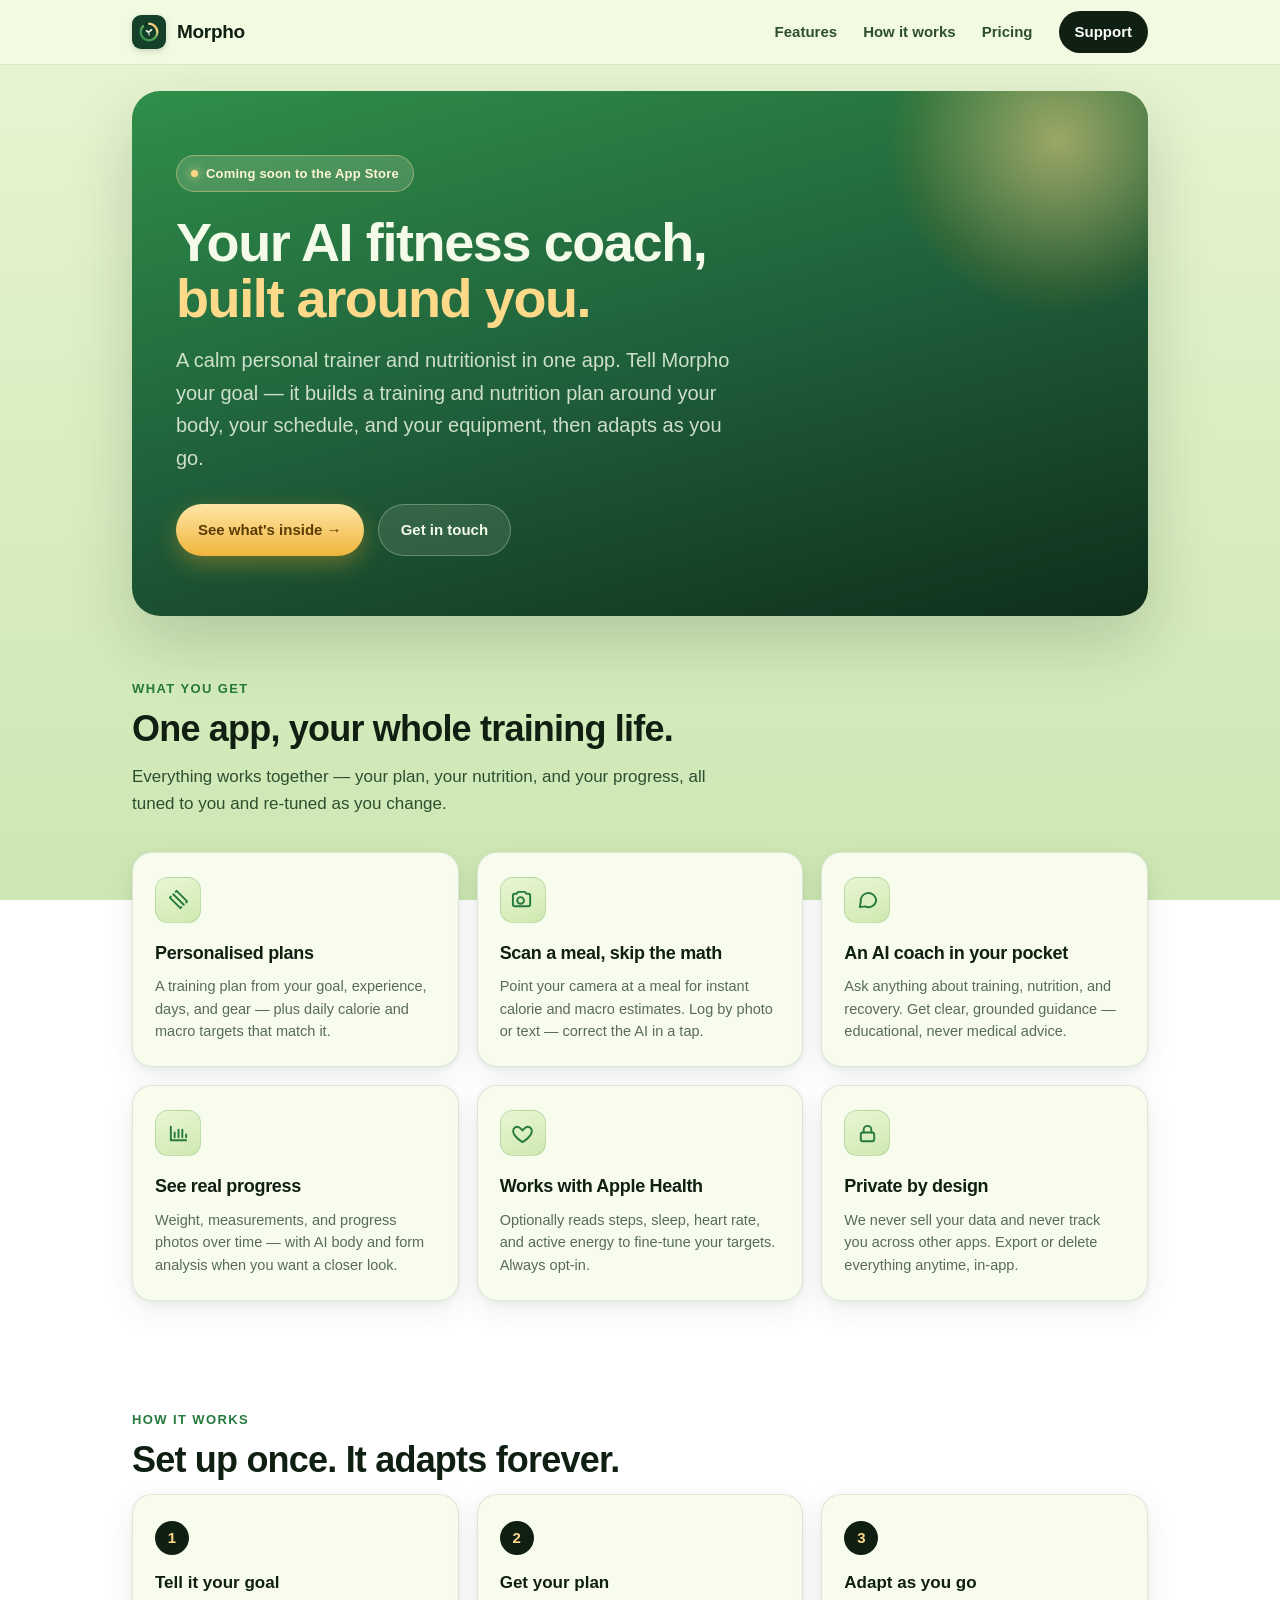
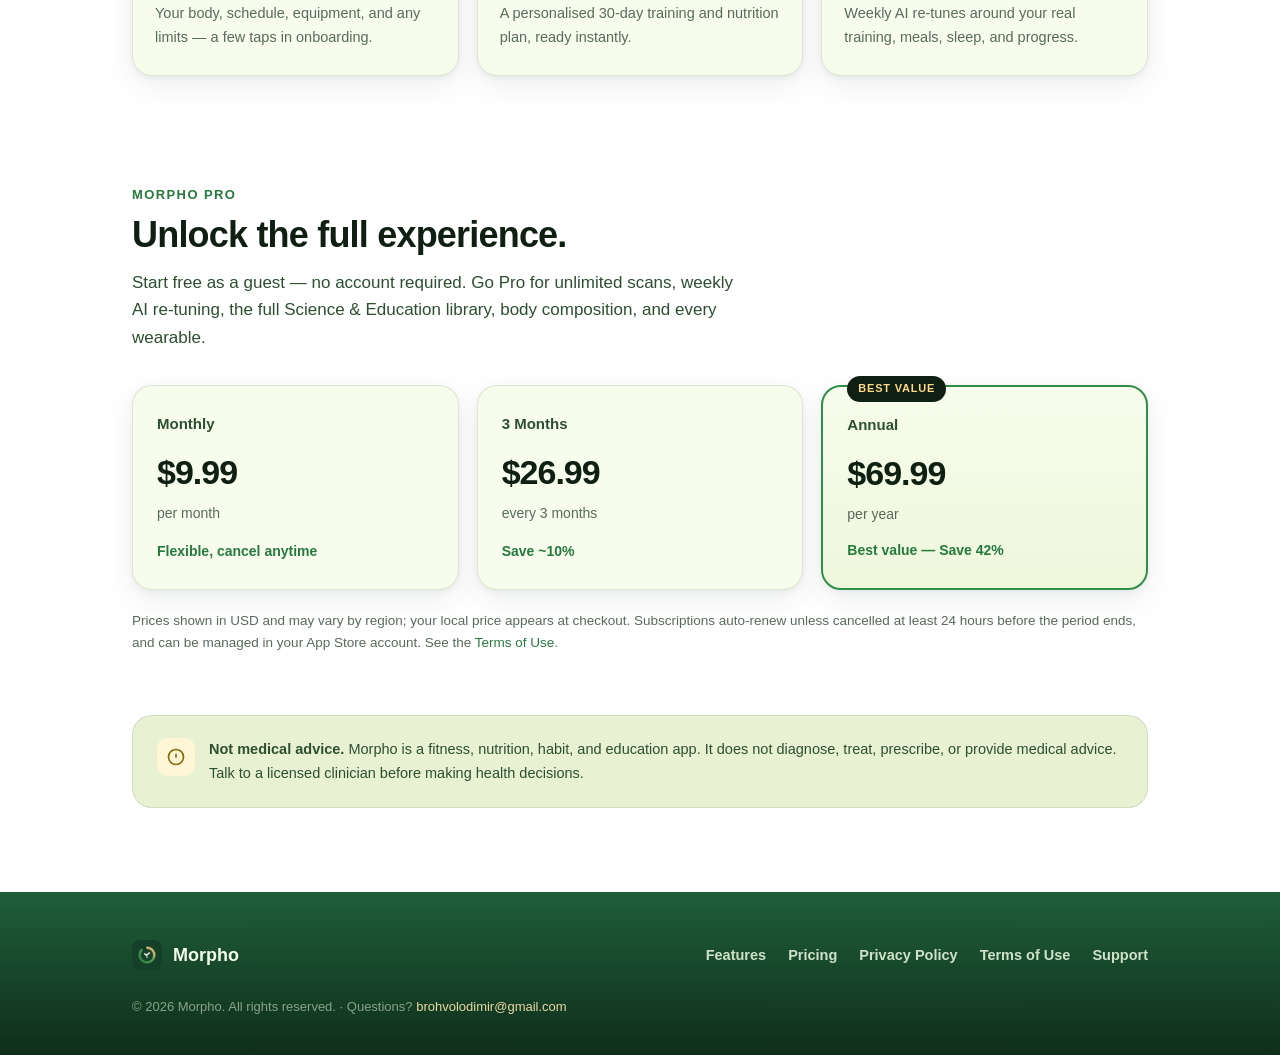
<file: index.html>
<!DOCTYPE html>
<html lang="en">
<head>
<meta charset="utf-8" />
<meta name="viewport" content="width=device-width, initial-scale=1" />
<title>Morpho — Your AI Fitness Coach</title>
<meta name="description" content="Morpho is an AI fitness coach — a calm personal trainer and nutritionist in one app. Personalised training and nutrition plans that adapt as you go." />
<meta property="og:title" content="Morpho — Your AI Fitness Coach" />
<meta property="og:description" content="A calm personal trainer and nutritionist in one app. Tell it your goal — it builds a plan around your body, schedule, and equipment." />
<link rel="icon" href="icon.png" />
<link rel="stylesheet" href="styles.css" />
</head>
<body>

<header class="nav">
  <div class="wrap nav-inner">
    <a class="brand" href="./"><img src="icon.png" alt="Morpho" /> Morpho</a>
    <nav class="nav-links">
      <a href="#features">Features</a>
      <a href="#how">How it works</a>
      <a href="#pricing">Pricing</a>
      <a class="nav-cta" href="mailto:brohvolodimir@gmail.com">Support</a>
    </nav>
  </div>
</header>

<div class="wrap">
  <!-- HERO -->
  <div class="hero">
    <div class="hero-in">
      <span class="badge"><span class="dot"></span> Coming soon to the App Store</span>
      <h1>Your AI fitness coach,<br><span class="accent">built around you.</span></h1>
      <p class="sub">A calm personal trainer and nutritionist in one app. Tell Morpho your goal — it builds a training and nutrition plan around your body, your schedule, and your equipment, then adapts as you go.</p>
      <div class="hero-cta">
        <a class="btn btn-gold" href="#pricing">See what's inside →</a>
        <a class="btn btn-ghost" href="mailto:brohvolodimir@gmail.com">Get in touch</a>
      </div>
    </div>
  </div>

  <!-- FEATURES -->
  <section id="features">
    <div class="eyebrow">What you get</div>
    <h2 class="sec">One app, your whole training life.</h2>
    <p class="lead">Everything works together — your plan, your nutrition, and your progress, all tuned to you and re-tuned as you change.</p>
    <div class="grid">
      <div class="card">
        <div class="ic"><svg viewBox="0 0 24 24"><path d="M6.5 6.5l11 11M4 9l-1 1 11 11 1-1M20 15l1-1L10 3 9 4"/></svg></div>
        <h3>Personalised plans</h3>
        <p>A training plan from your goal, experience, days, and gear — plus daily calorie and macro targets that match it.</p>
      </div>
      <div class="card">
        <div class="ic"><svg viewBox="0 0 24 24"><path d="M2 8a2 2 0 0 1 2-2h2l1.5-2h7L16 6h2a2 2 0 0 1 2 2v9a2 2 0 0 1-2 2H4a2 2 0 0 1-2-2z"/><circle cx="10" cy="13" r="3.5"/></svg></div>
        <h3>Scan a meal, skip the math</h3>
        <p>Point your camera at a meal for instant calorie and macro estimates. Log by photo or text — correct the AI in a tap.</p>
      </div>
      <div class="card">
        <div class="ic"><svg viewBox="0 0 24 24"><path d="M21 12a8 8 0 0 1-11.5 7.2L4 20l.9-5.3A8 8 0 1 1 21 12z"/></svg></div>
        <h3>An AI coach in your pocket</h3>
        <p>Ask anything about training, nutrition, and recovery. Get clear, grounded guidance — educational, never medical advice.</p>
      </div>
      <div class="card">
        <div class="ic"><svg viewBox="0 0 24 24"><path d="M4 19V5M4 19h16M8 16v-5M12 16V8M16 16v-8M20 16v-3"/></svg></div>
        <h3>See real progress</h3>
        <p>Weight, measurements, and progress photos over time — with AI body and form analysis when you want a closer look.</p>
      </div>
      <div class="card">
        <div class="ic"><svg viewBox="0 0 24 24"><path d="M12 21s-7-4.4-9.2-9C1.3 8.6 3 5 6.3 5 8.3 5 9.7 6.2 12 8.8 14.3 6.2 15.7 5 17.7 5 21 5 22.7 8.6 21.2 12 19 16.6 12 21 12 21z"/></svg></div>
        <h3>Works with Apple Health</h3>
        <p>Optionally reads steps, sleep, heart rate, and active energy to fine-tune your targets. Always opt-in.</p>
      </div>
      <div class="card">
        <div class="ic"><svg viewBox="0 0 24 24"><rect x="5" y="11" width="14" height="9" rx="2"/><path d="M8 11V8a4 4 0 0 1 8 0v3"/></svg></div>
        <h3>Private by design</h3>
        <p>We never sell your data and never track you across other apps. Export or delete everything anytime, in-app.</p>
      </div>
    </div>
  </section>

  <!-- HOW IT WORKS -->
  <section id="how">
    <div class="eyebrow">How it works</div>
    <h2 class="sec">Set up once. It adapts forever.</h2>
    <div class="steps">
      <div class="step"><div class="n">1</div><h3>Tell it your goal</h3><p>Your body, schedule, equipment, and any limits — a few taps in onboarding.</p></div>
      <div class="step"><div class="n">2</div><h3>Get your plan</h3><p>A personalised 30-day training and nutrition plan, ready instantly.</p></div>
      <div class="step"><div class="n">3</div><h3>Adapt as you go</h3><p>Weekly AI re-tunes around your real training, meals, sleep, and progress.</p></div>
    </div>
  </section>

  <!-- PRICING -->
  <section id="pricing">
    <div class="eyebrow">Morpho Pro</div>
    <h2 class="sec">Unlock the full experience.</h2>
    <p class="lead">Start free as a guest — no account required. Go Pro for unlimited scans, weekly AI re-tuning, the full Science &amp; Education library, body composition, and every wearable.</p>
    <div class="prices">
      <div class="price"><div class="name">Monthly</div><div class="amt">$9.99</div><div class="per">per month</div><div class="save">Flexible, cancel anytime</div></div>
      <div class="price"><div class="name">3 Months</div><div class="amt">$26.99</div><div class="per">every 3 months</div><div class="save">Save ~10%</div></div>
      <div class="price best"><div class="name">Annual</div><div class="amt">$69.99</div><div class="per">per year</div><div class="save">Best value — Save 42%</div></div>
    </div>
    <p class="note">Prices shown in USD and may vary by region; your local price appears at checkout. Subscriptions auto-renew unless cancelled at least 24 hours before the period ends, and can be managed in your App Store account. See the <a href="terms.html">Terms of Use</a>.</p>
  </section>

  <!-- DISCLAIMER -->
  <section style="padding-top:8px">
    <div class="band">
      <div class="ic2"><svg viewBox="0 0 24 24"><circle cx="12" cy="12" r="9"/><path d="M12 8v5M12 16h.01"/></svg></div>
      <p><strong>Not medical advice.</strong> Morpho is a fitness, nutrition, habit, and education app. It does not diagnose, treat, prescribe, or provide medical advice. Talk to a licensed clinician before making health decisions.</p>
    </div>
  </section>
</div>

<footer>
  <div class="wrap">
    <div class="foot">
      <div class="b"><img src="icon.png" alt="Morpho" /> Morpho</div>
      <div class="foot-links">
        <a href="#features">Features</a>
        <a href="#pricing">Pricing</a>
        <a href="privacy.html">Privacy Policy</a>
        <a href="terms.html">Terms of Use</a>
        <a href="mailto:brohvolodimir@gmail.com">Support</a>
      </div>
    </div>
    <div class="copy">© 2026 Morpho. All rights reserved. &middot; Questions? <a href="mailto:brohvolodimir@gmail.com" style="color:#E9D9A8">brohvolodimir@gmail.com</a></div>
  </div>
</footer>

</body>
</html>
</file>
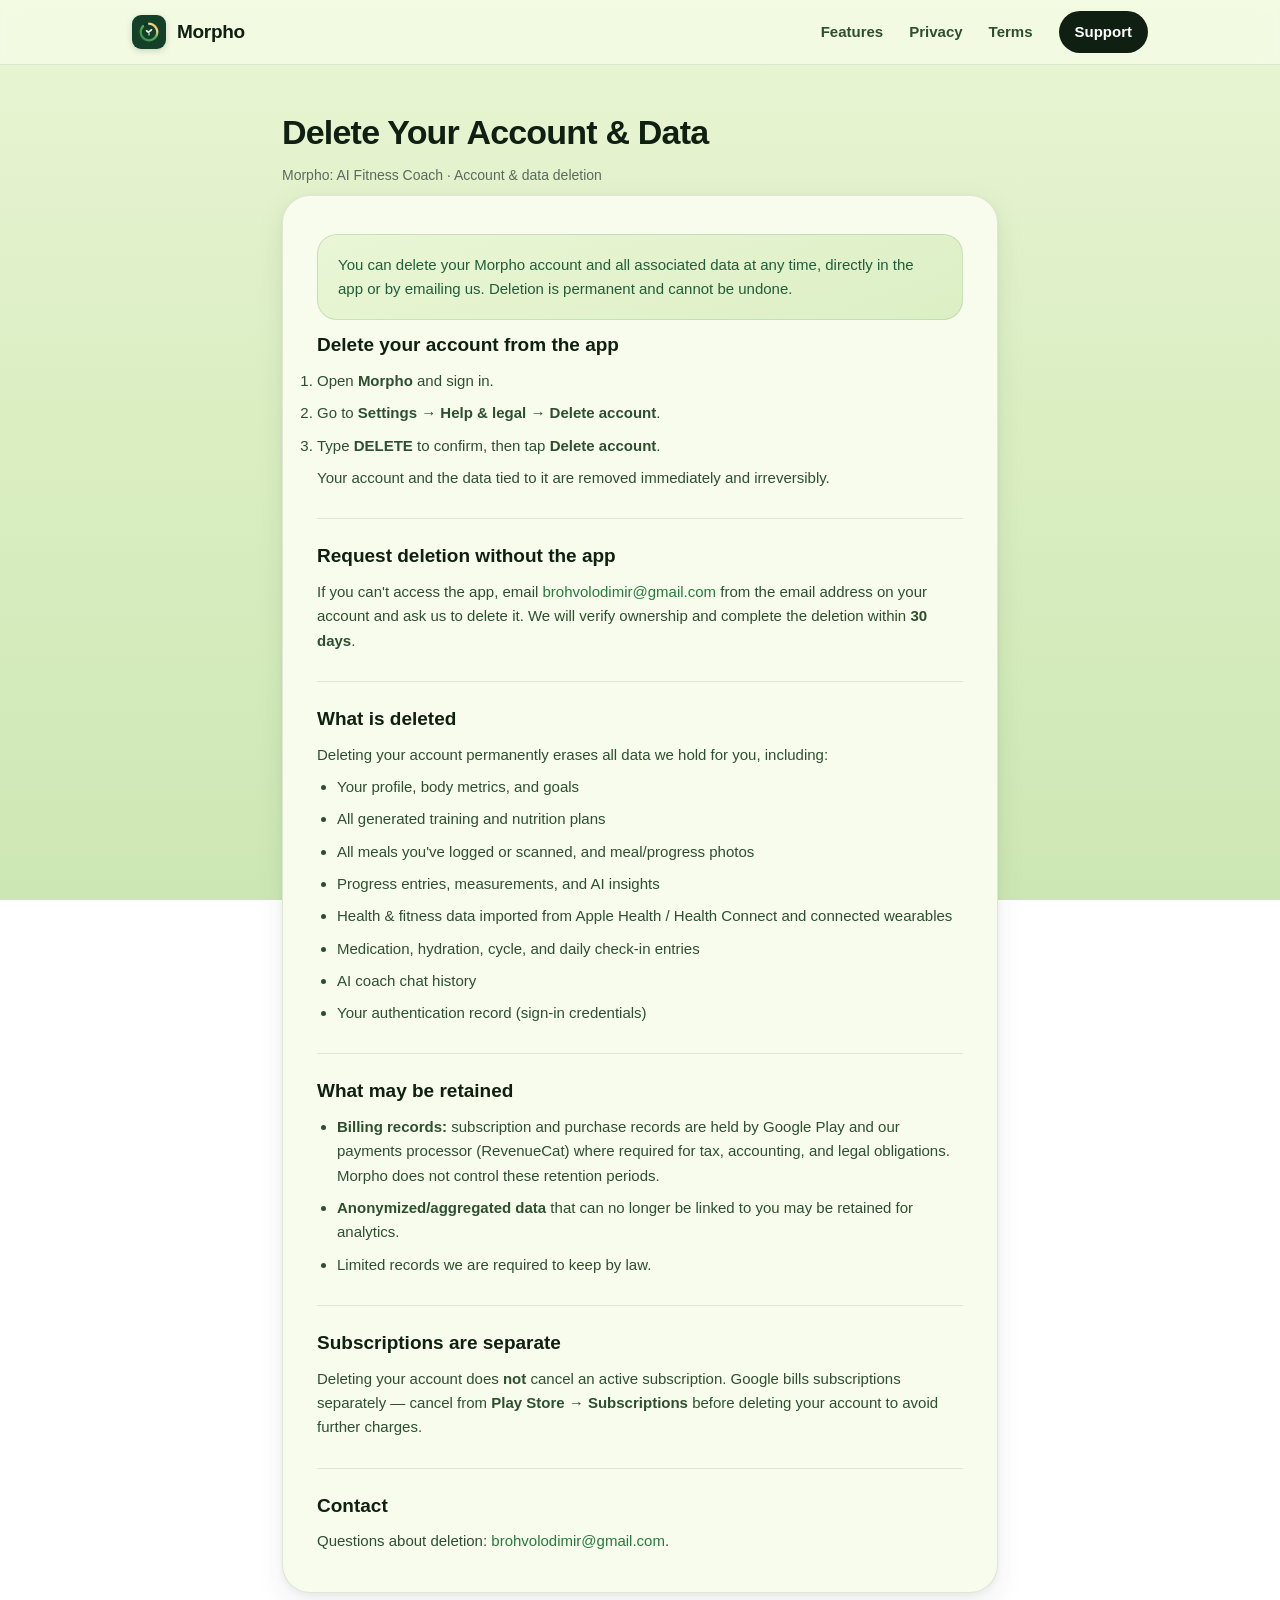
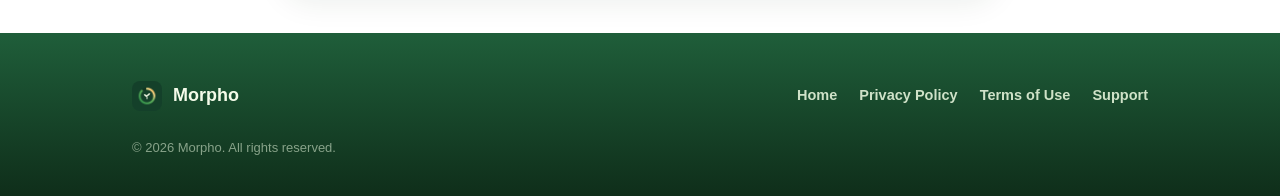
<file: delete-account.html>
<!DOCTYPE html>
<html lang="en">
<head>
<meta charset="utf-8" />
<meta name="viewport" content="width=device-width, initial-scale=1" />
<title>Delete Your Account — Morpho</title>
<link rel="icon" href="icon.png" />
<link rel="stylesheet" href="styles.css" />
</head>
<body>

<header class="nav">
  <div class="wrap nav-inner">
    <a class="brand" href="./"><img src="icon.png" alt="Morpho" /> Morpho</a>
    <nav class="nav-links">
      <a href="./#features">Features</a>
      <a href="privacy.html">Privacy</a>
      <a href="terms.html">Terms</a>
      <a class="nav-cta" href="mailto:brohvolodimir@gmail.com">Support</a>
    </nav>
  </div>
</header>

<div class="wrap narrow">
  <div class="legal-head">
    <h1>Delete Your Account &amp; Data</h1>
    <div class="meta">Morpho: AI Fitness Coach &middot; Account &amp; data deletion</div>
  </div>

  <div class="legal">
    <p class="promise">You can delete your Morpho account and all associated data at any time, directly in the app or by emailing us. Deletion is permanent and cannot be undone.</p>

    <h2>Delete your account from the app</h2>
    <ol>
      <li>Open <strong>Morpho</strong> and sign in.</li>
      <li>Go to <strong>Settings &rarr; Help &amp; legal &rarr; Delete account</strong>.</li>
      <li>Type <strong>DELETE</strong> to confirm, then tap <strong>Delete account</strong>.</li>
    </ol>
    <p>Your account and the data tied to it are removed immediately and irreversibly.</p>

    <h2>Request deletion without the app</h2>
    <p>If you can't access the app, email <a href="mailto:brohvolodimir@gmail.com">brohvolodimir@gmail.com</a> from the email address on your account and ask us to delete it. We will verify ownership and complete the deletion within <strong>30 days</strong>.</p>

    <h2>What is deleted</h2>
    <p>Deleting your account permanently erases all data we hold for you, including:</p>
    <ul>
      <li>Your profile, body metrics, and goals</li>
      <li>All generated training and nutrition plans</li>
      <li>All meals you've logged or scanned, and meal/progress photos</li>
      <li>Progress entries, measurements, and AI insights</li>
      <li>Health &amp; fitness data imported from Apple Health / Health Connect and connected wearables</li>
      <li>Medication, hydration, cycle, and daily check-in entries</li>
      <li>AI coach chat history</li>
      <li>Your authentication record (sign-in credentials)</li>
    </ul>

    <h2>What may be retained</h2>
    <ul>
      <li><strong>Billing records:</strong> subscription and purchase records are held by Google Play and our payments processor (RevenueCat) where required for tax, accounting, and legal obligations. Morpho does not control these retention periods.</li>
      <li><strong>Anonymized/aggregated data</strong> that can no longer be linked to you may be retained for analytics.</li>
      <li>Limited records we are required to keep by law.</li>
    </ul>

    <h2>Subscriptions are separate</h2>
    <p>Deleting your account does <strong>not</strong> cancel an active subscription. Google bills subscriptions separately &mdash; cancel from <strong>Play Store &rarr; Subscriptions</strong> before deleting your account to avoid further charges.</p>

    <h2>Contact</h2>
    <p>Questions about deletion: <a href="mailto:brohvolodimir@gmail.com">brohvolodimir@gmail.com</a>.</p>
  </div>
</div>

<footer>
  <div class="wrap">
    <div class="foot">
      <div class="b"><img src="icon.png" alt="Morpho" /> Morpho</div>
      <div class="foot-links">
        <a href="./">Home</a>
        <a href="privacy.html">Privacy Policy</a>
        <a href="terms.html">Terms of Use</a>
        <a href="mailto:brohvolodimir@gmail.com">Support</a>
      </div>
    </div>
    <div class="copy">© 2026 Morpho. All rights reserved.</div>
  </div>
</footer>

</body>
</html>
</file>
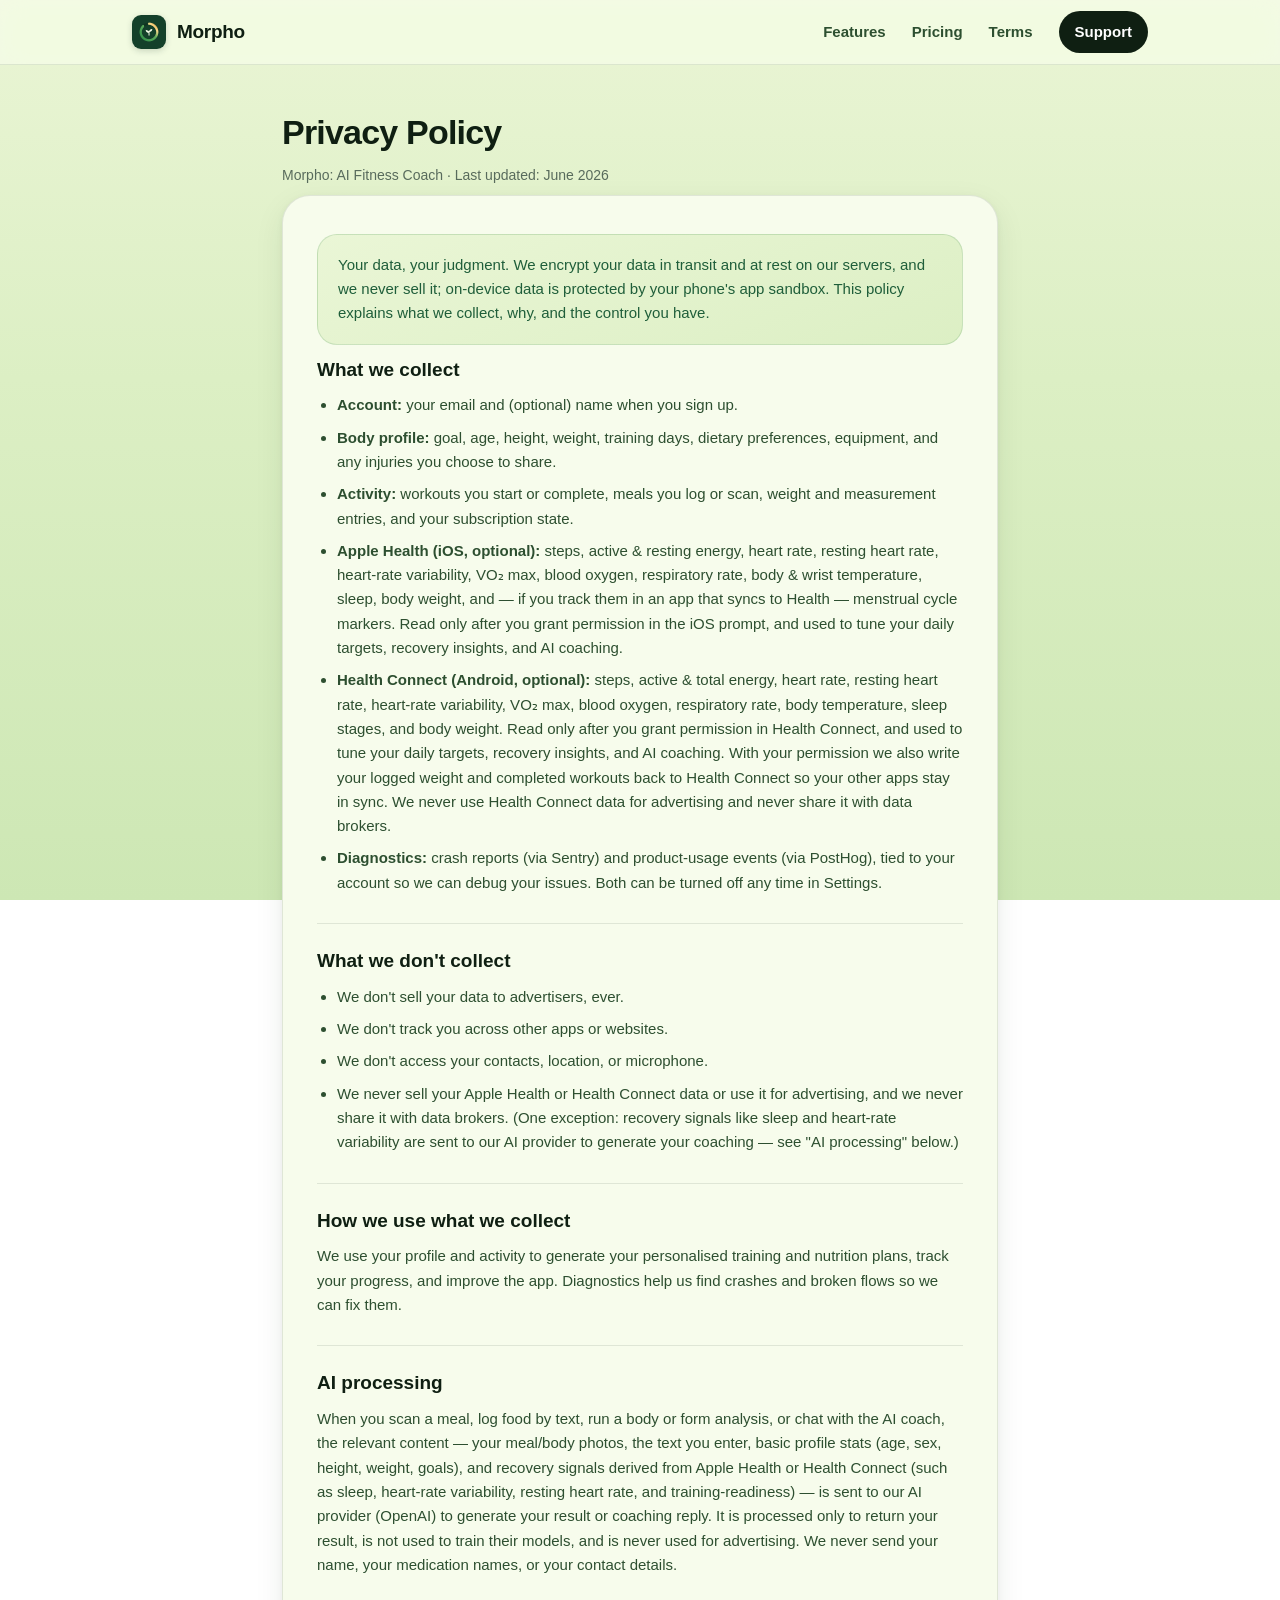
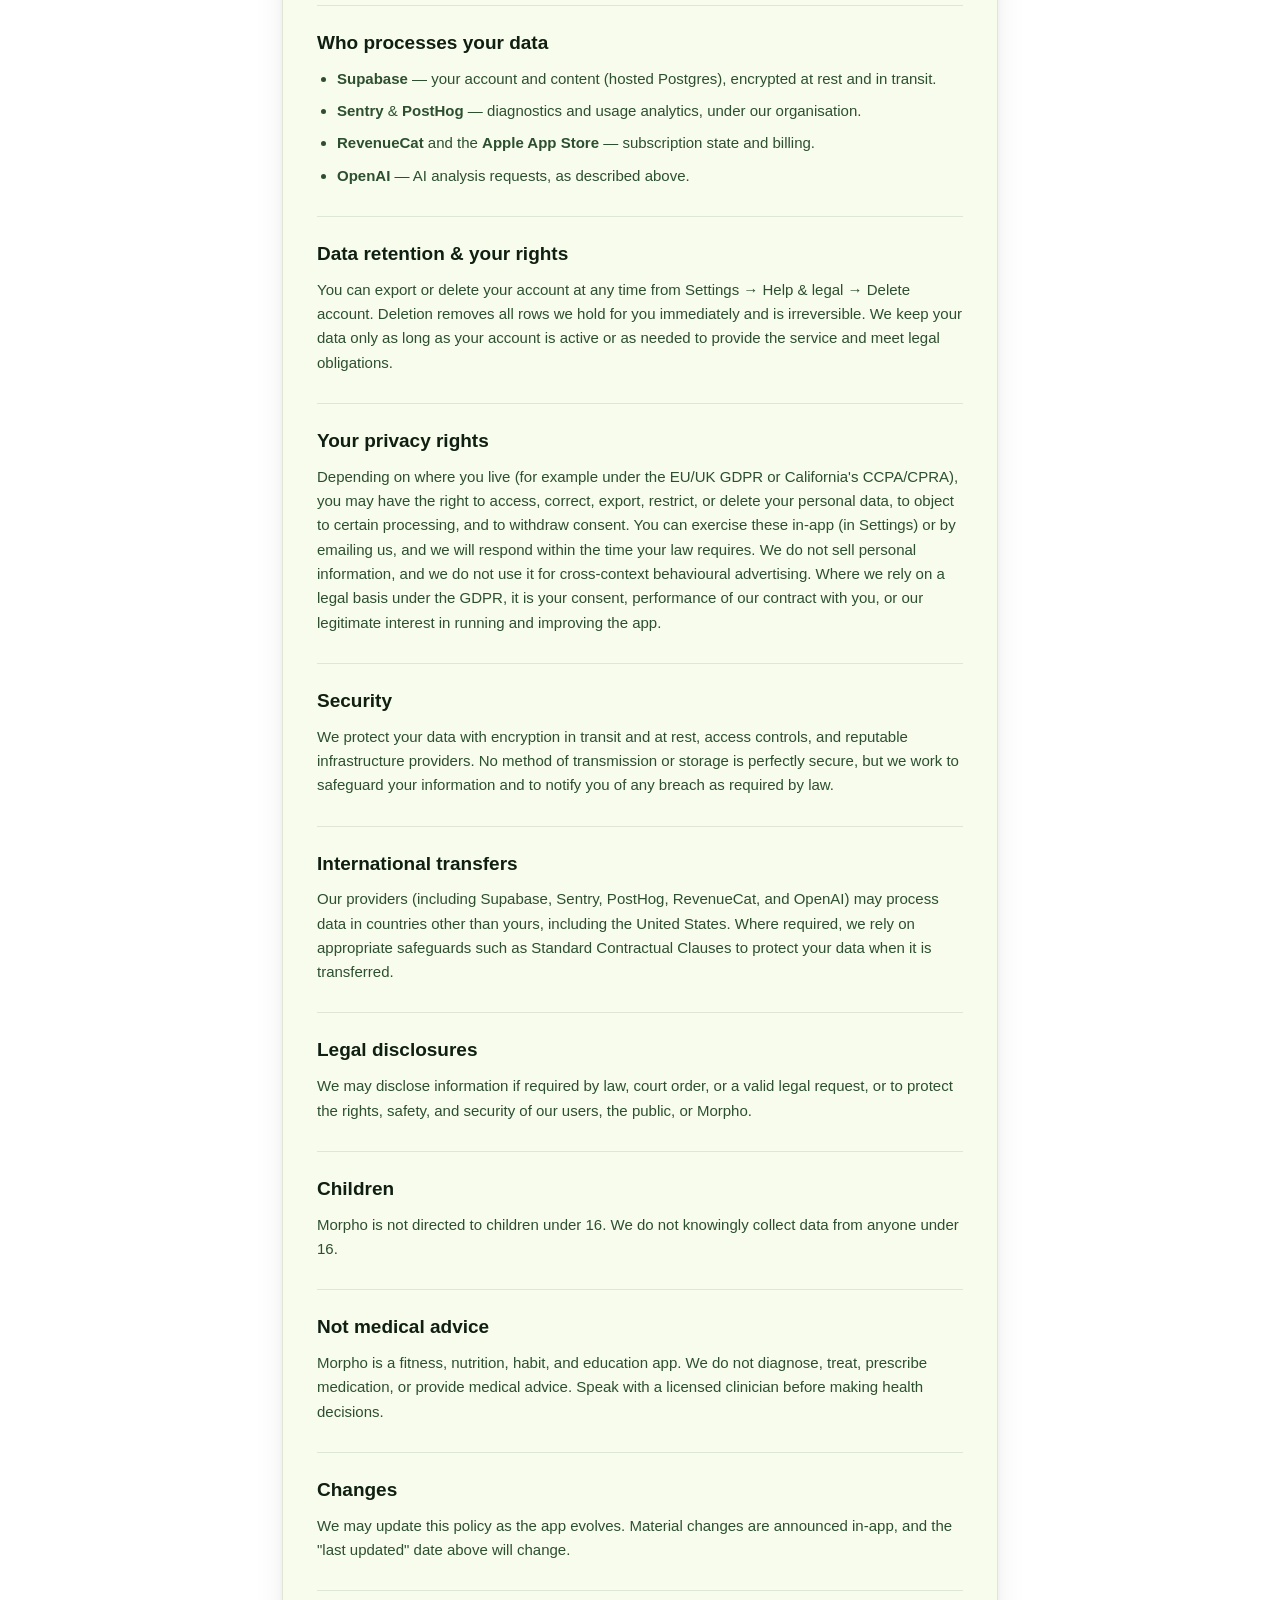
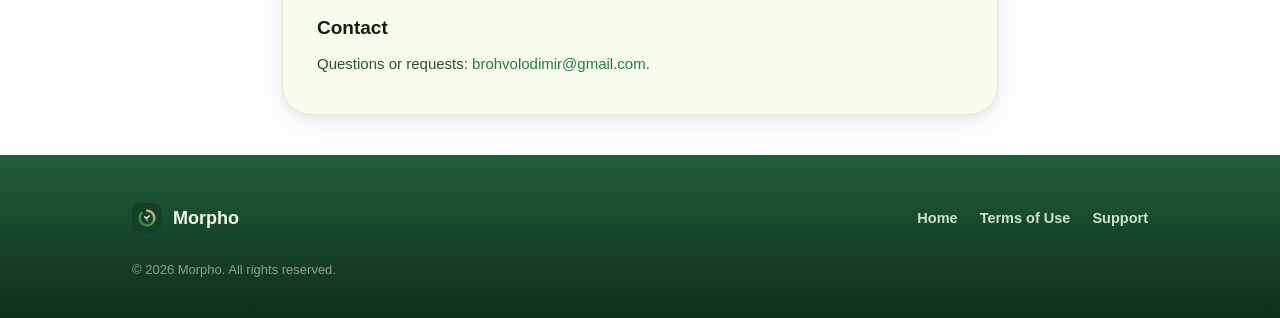
<file: privacy.html>
<!DOCTYPE html>
<html lang="en">
<head>
<meta charset="utf-8" />
<meta name="viewport" content="width=device-width, initial-scale=1" />
<title>Privacy Policy — Morpho</title>
<link rel="icon" href="icon.png" />
<link rel="stylesheet" href="styles.css" />
</head>
<body>

<header class="nav">
  <div class="wrap nav-inner">
    <a class="brand" href="./"><img src="icon.png" alt="Morpho" /> Morpho</a>
    <nav class="nav-links">
      <a href="./#features">Features</a>
      <a href="./#pricing">Pricing</a>
      <a href="terms.html">Terms</a>
      <a class="nav-cta" href="mailto:brohvolodimir@gmail.com">Support</a>
    </nav>
  </div>
</header>

<div class="wrap narrow">
  <div class="legal-head">
    <h1>Privacy Policy</h1>
    <div class="meta">Morpho: AI Fitness Coach &middot; Last updated: June 2026</div>
  </div>

  <div class="legal">
    <p class="promise">Your data, your judgment. We encrypt your data in transit and at rest on our servers, and we never sell it; on-device data is protected by your phone's app sandbox. This policy explains what we collect, why, and the control you have.</p>

    <h2>What we collect</h2>
    <ul>
      <li><strong>Account:</strong> your email and (optional) name when you sign up.</li>
      <li><strong>Body profile:</strong> goal, age, height, weight, training days, dietary preferences, equipment, and any injuries you choose to share.</li>
      <li><strong>Activity:</strong> workouts you start or complete, meals you log or scan, weight and measurement entries, and your subscription state.</li>
      <li><strong>Apple Health (iOS, optional):</strong> steps, active &amp; resting energy, heart rate, resting heart rate, heart-rate variability, VO₂ max, blood oxygen, respiratory rate, body &amp; wrist temperature, sleep, body weight, and — if you track them in an app that syncs to Health — menstrual cycle markers. Read only after you grant permission in the iOS prompt, and used to tune your daily targets, recovery insights, and AI coaching.</li>
      <li><strong>Health Connect (Android, optional):</strong> steps, active &amp; total energy, heart rate, resting heart rate, heart-rate variability, VO₂ max, blood oxygen, respiratory rate, body temperature, sleep stages, and body weight. Read only after you grant permission in Health Connect, and used to tune your daily targets, recovery insights, and AI coaching. With your permission we also write your logged weight and completed workouts back to Health Connect so your other apps stay in sync. We never use Health Connect data for advertising and never share it with data brokers.</li>
      <li><strong>Diagnostics:</strong> crash reports (via Sentry) and product-usage events (via PostHog), tied to your account so we can debug your issues. Both can be turned off any time in Settings.</li>
    </ul>

    <h2>What we don't collect</h2>
    <ul>
      <li>We don't sell your data to advertisers, ever.</li>
      <li>We don't track you across other apps or websites.</li>
      <li>We don't access your contacts, location, or microphone.</li>
      <li>We never sell your Apple Health or Health Connect data or use it for advertising, and we never share it with data brokers. (One exception: recovery signals like sleep and heart-rate variability are sent to our AI provider to generate your coaching — see "AI processing" below.)</li>
    </ul>

    <h2>How we use what we collect</h2>
    <p>We use your profile and activity to generate your personalised training and nutrition plans, track your progress, and improve the app. Diagnostics help us find crashes and broken flows so we can fix them.</p>

    <h2>AI processing</h2>
    <p>When you scan a meal, log food by text, run a body or form analysis, or chat with the AI coach, the relevant content — your meal/body photos, the text you enter, basic profile stats (age, sex, height, weight, goals), and recovery signals derived from Apple Health or Health Connect (such as sleep, heart-rate variability, resting heart rate, and training-readiness) — is sent to our AI provider (OpenAI) to generate your result or coaching reply. It is processed only to return your result, is not used to train their models, and is never used for advertising. We never send your name, your medication names, or your contact details.</p>

    <h2>Who processes your data</h2>
    <ul>
      <li><strong>Supabase</strong> — your account and content (hosted Postgres), encrypted at rest and in transit.</li>
      <li><strong>Sentry</strong> &amp; <strong>PostHog</strong> — diagnostics and usage analytics, under our organisation.</li>
      <li><strong>RevenueCat</strong> and the <strong>Apple App Store</strong> — subscription state and billing.</li>
      <li><strong>OpenAI</strong> — AI analysis requests, as described above.</li>
    </ul>

    <h2>Data retention &amp; your rights</h2>
    <p>You can export or delete your account at any time from Settings &rarr; Help &amp; legal &rarr; Delete account. Deletion removes all rows we hold for you immediately and is irreversible. We keep your data only as long as your account is active or as needed to provide the service and meet legal obligations.</p>

    <h2>Your privacy rights</h2>
    <p>Depending on where you live (for example under the EU/UK GDPR or California's CCPA/CPRA), you may have the right to access, correct, export, restrict, or delete your personal data, to object to certain processing, and to withdraw consent. You can exercise these in-app (in Settings) or by emailing us, and we will respond within the time your law requires. We do not sell personal information, and we do not use it for cross-context behavioural advertising. Where we rely on a legal basis under the GDPR, it is your consent, performance of our contract with you, or our legitimate interest in running and improving the app.</p>

    <h2>Security</h2>
    <p>We protect your data with encryption in transit and at rest, access controls, and reputable infrastructure providers. No method of transmission or storage is perfectly secure, but we work to safeguard your information and to notify you of any breach as required by law.</p>

    <h2>International transfers</h2>
    <p>Our providers (including Supabase, Sentry, PostHog, RevenueCat, and OpenAI) may process data in countries other than yours, including the United States. Where required, we rely on appropriate safeguards such as Standard Contractual Clauses to protect your data when it is transferred.</p>

    <h2>Legal disclosures</h2>
    <p>We may disclose information if required by law, court order, or a valid legal request, or to protect the rights, safety, and security of our users, the public, or Morpho.</p>

    <h2>Children</h2>
    <p>Morpho is not directed to children under 16. We do not knowingly collect data from anyone under 16.</p>

    <h2>Not medical advice</h2>
    <p>Morpho is a fitness, nutrition, habit, and education app. We do not diagnose, treat, prescribe medication, or provide medical advice. Speak with a licensed clinician before making health decisions.</p>

    <h2>Changes</h2>
    <p>We may update this policy as the app evolves. Material changes are announced in-app, and the "last updated" date above will change.</p>

    <h2>Contact</h2>
    <p>Questions or requests: <a href="mailto:brohvolodimir@gmail.com">brohvolodimir@gmail.com</a>.</p>
  </div>
</div>

<footer>
  <div class="wrap">
    <div class="foot">
      <div class="b"><img src="icon.png" alt="Morpho" /> Morpho</div>
      <div class="foot-links">
        <a href="./">Home</a>
        <a href="terms.html">Terms of Use</a>
        <a href="mailto:brohvolodimir@gmail.com">Support</a>
      </div>
    </div>
    <div class="copy">© 2026 Morpho. All rights reserved.</div>
  </div>
</footer>

</body>
</html>
</file>
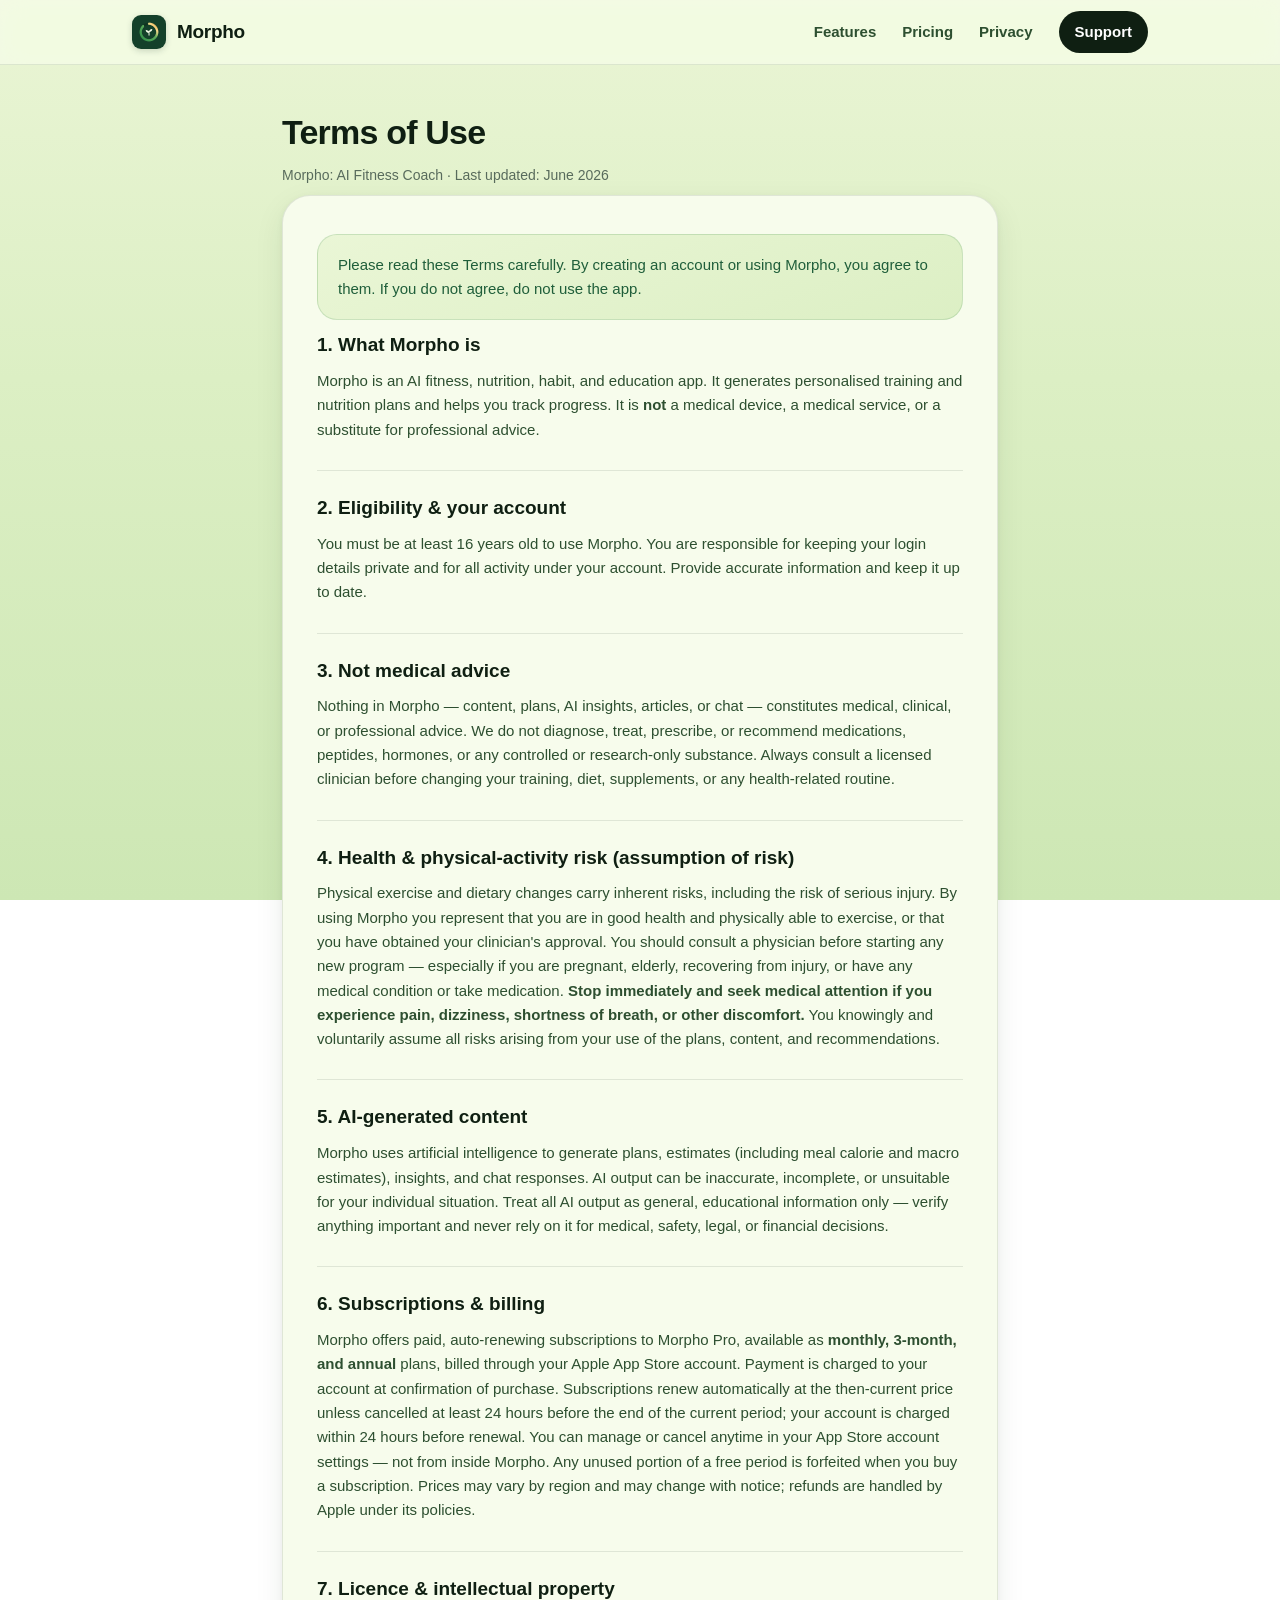
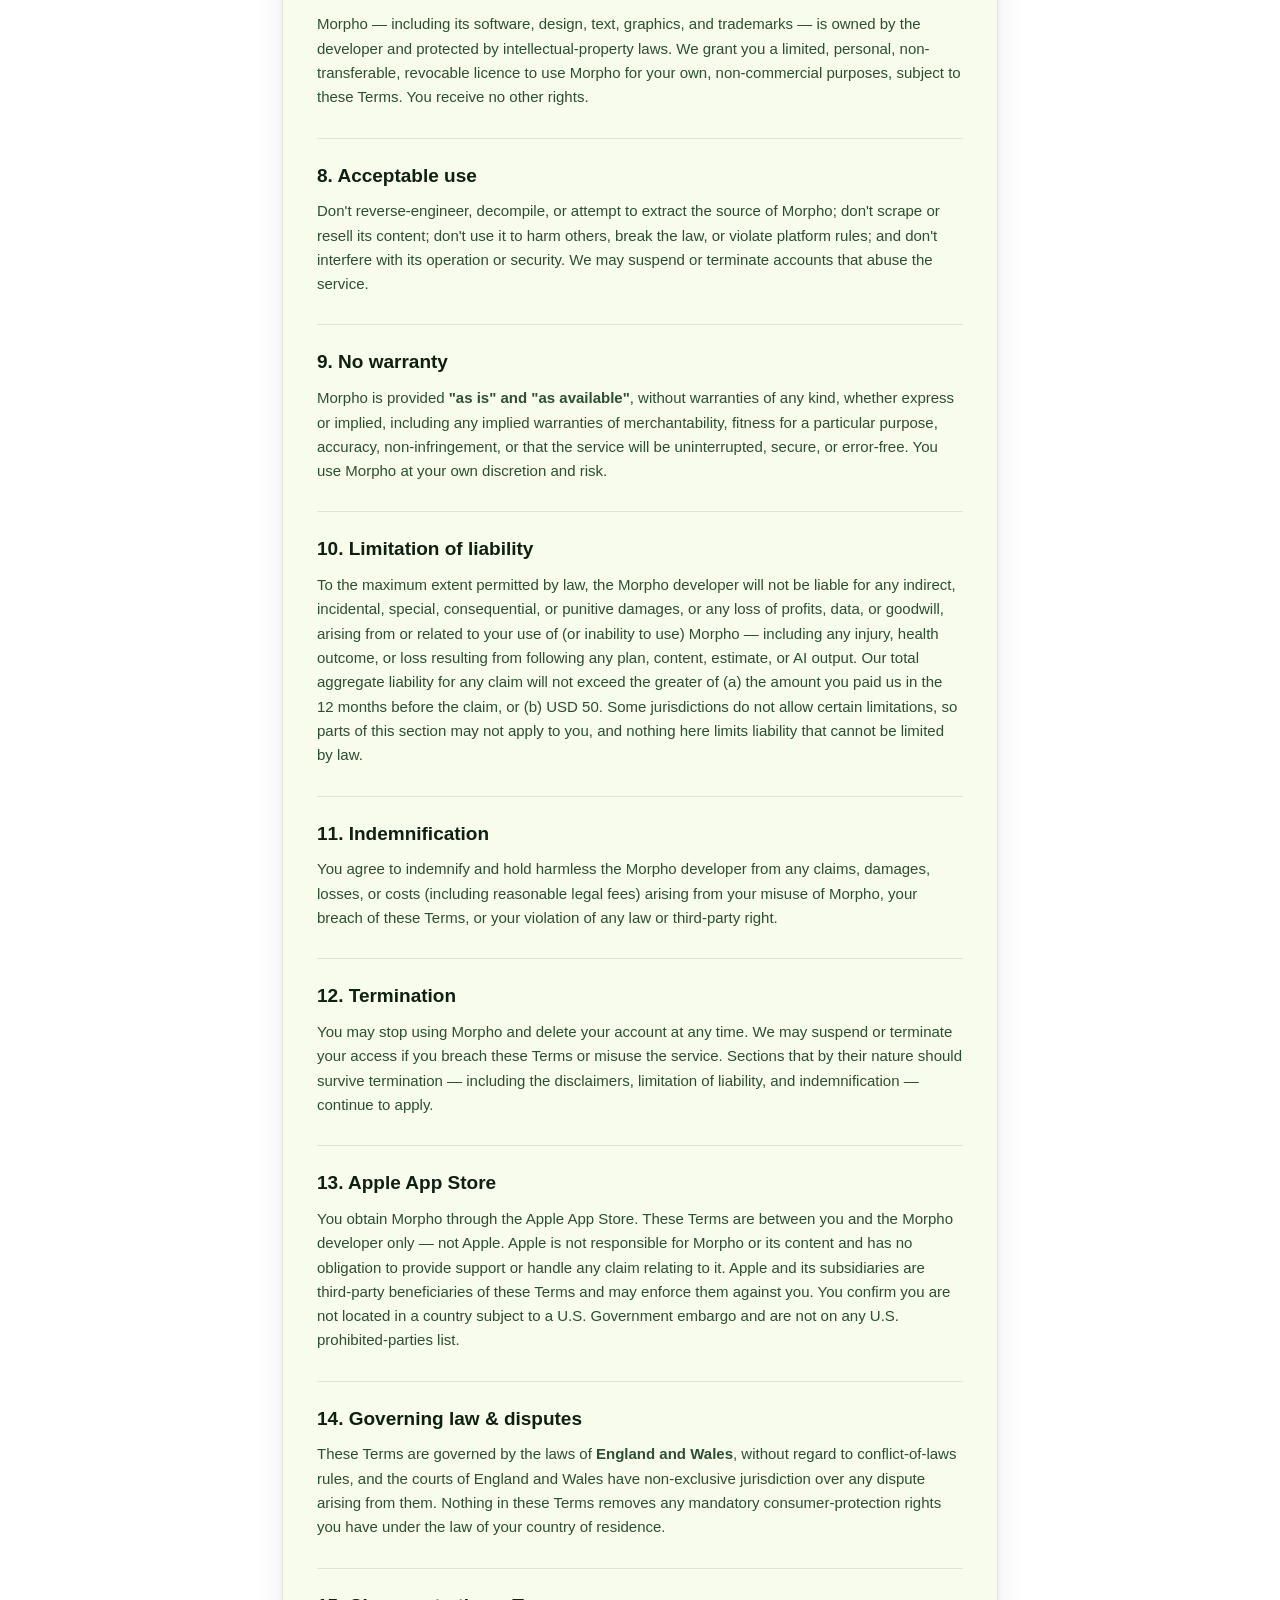
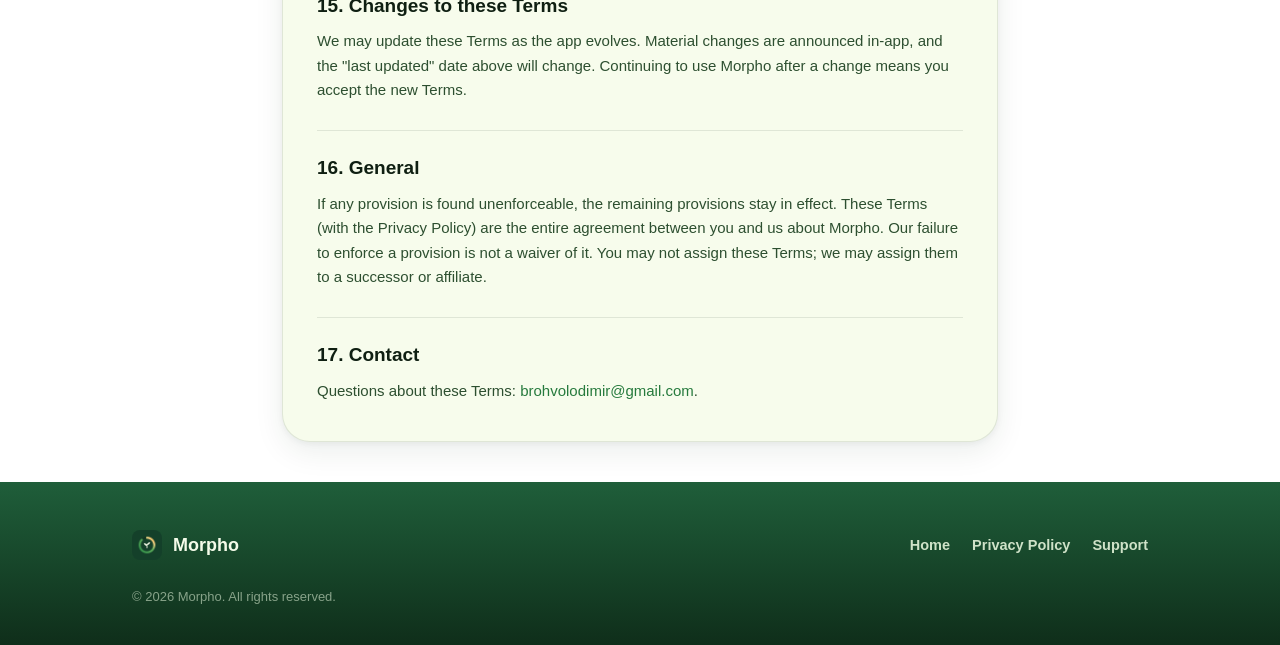
<file: terms.html>
<!DOCTYPE html>
<html lang="en">
<head>
<meta charset="utf-8" />
<meta name="viewport" content="width=device-width, initial-scale=1" />
<title>Terms of Use — Morpho</title>
<link rel="icon" href="icon.png" />
<link rel="stylesheet" href="styles.css" />
</head>
<body>

<header class="nav">
  <div class="wrap nav-inner">
    <a class="brand" href="./"><img src="icon.png" alt="Morpho" /> Morpho</a>
    <nav class="nav-links">
      <a href="./#features">Features</a>
      <a href="./#pricing">Pricing</a>
      <a href="privacy.html">Privacy</a>
      <a class="nav-cta" href="mailto:brohvolodimir@gmail.com">Support</a>
    </nav>
  </div>
</header>

<div class="wrap narrow">
  <div class="legal-head">
    <h1>Terms of Use</h1>
    <div class="meta">Morpho: AI Fitness Coach &middot; Last updated: June 2026</div>
  </div>

  <div class="legal">
    <p class="promise">Please read these Terms carefully. By creating an account or using Morpho, you agree to them. If you do not agree, do not use the app.</p>

    <h2>1. What Morpho is</h2>
    <p>Morpho is an AI fitness, nutrition, habit, and education app. It generates personalised training and nutrition plans and helps you track progress. It is <strong>not</strong> a medical device, a medical service, or a substitute for professional advice.</p>

    <h2>2. Eligibility &amp; your account</h2>
    <p>You must be at least 16 years old to use Morpho. You are responsible for keeping your login details private and for all activity under your account. Provide accurate information and keep it up to date.</p>

    <h2>3. Not medical advice</h2>
    <p>Nothing in Morpho — content, plans, AI insights, articles, or chat — constitutes medical, clinical, or professional advice. We do not diagnose, treat, prescribe, or recommend medications, peptides, hormones, or any controlled or research-only substance. Always consult a licensed clinician before changing your training, diet, supplements, or any health-related routine.</p>

    <h2>4. Health &amp; physical-activity risk (assumption of risk)</h2>
    <p>Physical exercise and dietary changes carry inherent risks, including the risk of serious injury. By using Morpho you represent that you are in good health and physically able to exercise, or that you have obtained your clinician's approval. You should consult a physician before starting any new program — especially if you are pregnant, elderly, recovering from injury, or have any medical condition or take medication. <strong>Stop immediately and seek medical attention if you experience pain, dizziness, shortness of breath, or other discomfort.</strong> You knowingly and voluntarily assume all risks arising from your use of the plans, content, and recommendations.</p>

    <h2>5. AI-generated content</h2>
    <p>Morpho uses artificial intelligence to generate plans, estimates (including meal calorie and macro estimates), insights, and chat responses. AI output can be inaccurate, incomplete, or unsuitable for your individual situation. Treat all AI output as general, educational information only — verify anything important and never rely on it for medical, safety, legal, or financial decisions.</p>

    <h2>6. Subscriptions &amp; billing</h2>
    <p>Morpho offers paid, auto-renewing subscriptions to Morpho Pro, available as <strong>monthly, 3-month, and annual</strong> plans, billed through your Apple App Store account. Payment is charged to your account at confirmation of purchase. Subscriptions renew automatically at the then-current price unless cancelled at least 24 hours before the end of the current period; your account is charged within 24 hours before renewal. You can manage or cancel anytime in your App Store account settings — not from inside Morpho. Any unused portion of a free period is forfeited when you buy a subscription. Prices may vary by region and may change with notice; refunds are handled by Apple under its policies.</p>

    <h2>7. Licence &amp; intellectual property</h2>
    <p>Morpho — including its software, design, text, graphics, and trademarks — is owned by the developer and protected by intellectual-property laws. We grant you a limited, personal, non-transferable, revocable licence to use Morpho for your own, non-commercial purposes, subject to these Terms. You receive no other rights.</p>

    <h2>8. Acceptable use</h2>
    <p>Don't reverse-engineer, decompile, or attempt to extract the source of Morpho; don't scrape or resell its content; don't use it to harm others, break the law, or violate platform rules; and don't interfere with its operation or security. We may suspend or terminate accounts that abuse the service.</p>

    <h2>9. No warranty</h2>
    <p>Morpho is provided <strong>"as is" and "as available"</strong>, without warranties of any kind, whether express or implied, including any implied warranties of merchantability, fitness for a particular purpose, accuracy, non-infringement, or that the service will be uninterrupted, secure, or error-free. You use Morpho at your own discretion and risk.</p>

    <h2>10. Limitation of liability</h2>
    <p>To the maximum extent permitted by law, the Morpho developer will not be liable for any indirect, incidental, special, consequential, or punitive damages, or any loss of profits, data, or goodwill, arising from or related to your use of (or inability to use) Morpho — including any injury, health outcome, or loss resulting from following any plan, content, estimate, or AI output. Our total aggregate liability for any claim will not exceed the greater of (a) the amount you paid us in the 12 months before the claim, or (b) USD 50. Some jurisdictions do not allow certain limitations, so parts of this section may not apply to you, and nothing here limits liability that cannot be limited by law.</p>

    <h2>11. Indemnification</h2>
    <p>You agree to indemnify and hold harmless the Morpho developer from any claims, damages, losses, or costs (including reasonable legal fees) arising from your misuse of Morpho, your breach of these Terms, or your violation of any law or third-party right.</p>

    <h2>12. Termination</h2>
    <p>You may stop using Morpho and delete your account at any time. We may suspend or terminate your access if you breach these Terms or misuse the service. Sections that by their nature should survive termination — including the disclaimers, limitation of liability, and indemnification — continue to apply.</p>

    <h2>13. Apple App Store</h2>
    <p>You obtain Morpho through the Apple App Store. These Terms are between you and the Morpho developer only — not Apple. Apple is not responsible for Morpho or its content and has no obligation to provide support or handle any claim relating to it. Apple and its subsidiaries are third-party beneficiaries of these Terms and may enforce them against you. You confirm you are not located in a country subject to a U.S. Government embargo and are not on any U.S. prohibited-parties list.</p>

    <h2>14. Governing law &amp; disputes</h2>
    <p>These Terms are governed by the laws of <strong>England and Wales</strong>, without regard to conflict-of-laws rules, and the courts of England and Wales have non-exclusive jurisdiction over any dispute arising from them. Nothing in these Terms removes any mandatory consumer-protection rights you have under the law of your country of residence.</p>

    <h2>15. Changes to these Terms</h2>
    <p>We may update these Terms as the app evolves. Material changes are announced in-app, and the "last updated" date above will change. Continuing to use Morpho after a change means you accept the new Terms.</p>

    <h2>16. General</h2>
    <p>If any provision is found unenforceable, the remaining provisions stay in effect. These Terms (with the Privacy Policy) are the entire agreement between you and us about Morpho. Our failure to enforce a provision is not a waiver of it. You may not assign these Terms; we may assign them to a successor or affiliate.</p>

    <h2>17. Contact</h2>
    <p>Questions about these Terms: <a href="mailto:brohvolodimir@gmail.com">brohvolodimir@gmail.com</a>.</p>
  </div>
</div>

<footer>
  <div class="wrap">
    <div class="foot">
      <div class="b"><img src="icon.png" alt="Morpho" /> Morpho</div>
      <div class="foot-links">
        <a href="./">Home</a>
        <a href="privacy.html">Privacy Policy</a>
        <a href="mailto:brohvolodimir@gmail.com">Support</a>
      </div>
    </div>
    <div class="copy">© 2026 Morpho. All rights reserved.</div>
  </div>
</footer>

</body>
</html>
</file>
<file: styles.css>
/* Morpho — Meadow Dawn web identity
   Palette mirrors the app's constants/theme.ts. */
:root{
  --bg-top:#EAF5D5; --bg-mid:#DCEFC4; --bg-low:#CDE7B4;
  --cream:#F7FCEC; --cream-alt:#E8F2D3;
  --green:#267A3D; --green-bright:#2F8F4A; --mint:#5FAE5C;
  --forest:#1F5E3A; --ink:#0F1F12; --forest-ink:#0F2E1A;
  --gold:#D49A2E; --gold-light:#FFD98A; --gold-pale:#FFF6D6;
  --text:#0F1F12; --text-2:#2D4F30; --muted:#586B5C;
  --line:rgba(15,46,26,.10);
  --radius:20px; --radius-lg:28px; --radius-pill:999px;
  --shadow:0 10px 30px rgba(15,46,26,.08), 0 2px 6px rgba(15,46,26,.05);
  --shadow-lg:0 26px 64px rgba(15,46,26,.18);
  --font:-apple-system,BlinkMacSystemFont,"Segoe UI",Roboto,Inter,Helvetica,Arial,sans-serif;
}
*{box-sizing:border-box;margin:0;padding:0}
html{scroll-behavior:smooth;-webkit-text-size-adjust:100%}
body{font-family:var(--font);color:var(--text);line-height:1.62;
  background:linear-gradient(180deg,var(--bg-top) 0%,var(--bg-mid) 42%,var(--bg-low) 100%);
  background-attachment:fixed;-webkit-font-smoothing:antialiased;text-rendering:optimizeLegibility}
a{color:var(--green);text-decoration:none;transition:opacity .15s ease}
a:hover{opacity:.78}
.wrap{max-width:1060px;margin:0 auto;padding:0 22px}
.narrow{max-width:760px}

/* ---------- Header ---------- */
header.nav{position:sticky;top:0;z-index:30;backdrop-filter:saturate(150%) blur(12px);
  background:rgba(247,252,236,.72);border-bottom:1px solid var(--line)}
.nav-inner{display:flex;align-items:center;justify-content:space-between;height:64px}
.brand{display:flex;align-items:center;gap:11px;font-weight:800;font-size:19px;letter-spacing:-.3px;color:var(--ink)}
.brand img{width:34px;height:34px;border-radius:9px;box-shadow:0 2px 6px rgba(15,46,26,.18)}
.nav-links{display:flex;gap:26px;align-items:center}
.nav-links a{color:var(--text-2);font-weight:600;font-size:15px}
.nav-cta{background:var(--ink);color:#fff !important;padding:9px 16px;border-radius:var(--radius-pill);font-size:14px;font-weight:700;opacity:1}
.nav-cta:hover{opacity:.88}
@media(max-width:640px){.nav-links a:not(.nav-cta){display:none}}

/* ---------- Hero ---------- */
.hero{position:relative;margin:26px 0 8px;border-radius:var(--radius-lg);overflow:hidden;
  background:linear-gradient(165deg,#2F8F4A 0%,#1F5E3A 52%,#0F2E1A 100%);
  box-shadow:var(--shadow-lg);color:#F4FBE9}
.hero::before{content:"";position:absolute;top:-120px;right:-80px;width:340px;height:340px;border-radius:50%;
  background:radial-gradient(circle,rgba(255,217,138,.55),rgba(212,154,46,.10) 60%,transparent 72%);filter:blur(2px)}
.hero-in{position:relative;padding:64px 44px 60px;max-width:720px}
.badge{display:inline-flex;align-items:center;gap:8px;background:rgba(255,246,214,.16);
  border:1px solid rgba(255,217,138,.42);color:var(--gold-pale);padding:7px 14px;border-radius:var(--radius-pill);
  font-size:13px;font-weight:700;letter-spacing:.2px;margin-bottom:22px}
.badge .dot{width:7px;height:7px;border-radius:50%;background:var(--gold-light);box-shadow:0 0 10px var(--gold-light)}
.hero h1{font-size:clamp(34px,6vw,54px);line-height:1.04;letter-spacing:-1.4px;font-weight:850;margin-bottom:18px}
.hero h1 .accent{color:var(--gold-light)}
.hero p.sub{font-size:clamp(16px,2.4vw,20px);color:rgba(244,251,233,.82);max-width:560px;margin-bottom:30px}
.hero-cta{display:flex;gap:14px;flex-wrap:wrap}
.btn{display:inline-flex;align-items:center;gap:9px;font-weight:750;font-size:15px;padding:13px 22px;border-radius:var(--radius-pill);transition:transform .12s ease,box-shadow .15s ease}
.btn:hover{transform:translateY(-1px)}
.btn-gold{background:linear-gradient(180deg,#FFE6A6,#F0B53C);color:#5a3d05 !important;box-shadow:0 8px 22px rgba(212,154,46,.4)}
.btn-ghost{background:rgba(247,252,236,.10);color:#F4FBE9 !important;border:1px solid rgba(244,251,233,.28)}

/* ---------- Sections ---------- */
section{padding:54px 0}
.eyebrow{color:var(--green);font-weight:800;font-size:13px;letter-spacing:1.4px;text-transform:uppercase;margin-bottom:10px}
h2.sec{font-size:clamp(26px,4vw,36px);letter-spacing:-.8px;font-weight:820;line-height:1.1;margin-bottom:14px;color:var(--ink)}
.lead{color:var(--text-2);font-size:17px;max-width:620px;margin-bottom:34px}

/* feature grid */
.grid{display:grid;grid-template-columns:repeat(3,1fr);gap:18px}
@media(max-width:860px){.grid{grid-template-columns:repeat(2,1fr)}}
@media(max-width:560px){.grid{grid-template-columns:1fr}}
.card{background:var(--cream);border:1px solid var(--line);border-radius:var(--radius);padding:24px 22px;box-shadow:var(--shadow);transition:transform .15s ease,box-shadow .15s ease}
.card:hover{transform:translateY(-3px);box-shadow:var(--shadow-lg)}
.ic{width:46px;height:46px;border-radius:13px;display:flex;align-items:center;justify-content:center;margin-bottom:16px;
  background:linear-gradient(160deg,#E9F6D4,#CFE9B0);border:1px solid rgba(38,122,61,.18)}
.ic svg{width:23px;height:23px;stroke:var(--green);stroke-width:2;fill:none;stroke-linecap:round;stroke-linejoin:round}
.card h3{font-size:18px;letter-spacing:-.3px;margin-bottom:7px;color:var(--ink)}
.card p{color:var(--muted);font-size:14.5px;line-height:1.55}

/* steps */
.steps{display:grid;grid-template-columns:repeat(3,1fr);gap:18px}
@media(max-width:700px){.steps{grid-template-columns:1fr}}
.step{position:relative;padding:26px 22px;background:var(--cream);border:1px solid var(--line);border-radius:var(--radius);box-shadow:var(--shadow)}
.step .n{width:34px;height:34px;border-radius:50%;background:var(--ink);color:var(--gold-light);display:flex;align-items:center;justify-content:center;font-weight:800;font-size:15px;margin-bottom:14px}
.step h3{font-size:17px;margin-bottom:6px}
.step p{color:var(--muted);font-size:14.5px}

/* pricing */
.prices{display:grid;grid-template-columns:repeat(3,1fr);gap:18px;align-items:stretch}
@media(max-width:760px){.prices{grid-template-columns:1fr}}
.price{background:var(--cream);border:1px solid var(--line);border-radius:var(--radius);padding:26px 24px;box-shadow:var(--shadow);display:flex;flex-direction:column}
.price.best{border:2px solid var(--green-bright);background:linear-gradient(180deg,#F7FCEC,#EEF7DC);position:relative}
.price.best::after{content:"BEST VALUE";position:absolute;top:-11px;left:24px;background:var(--ink);color:var(--gold-light);font-size:11px;font-weight:800;letter-spacing:.8px;padding:4px 11px;border-radius:var(--radius-pill)}
.price .name{font-weight:700;color:var(--text-2);font-size:15px}
.price .amt{font-size:34px;font-weight:850;letter-spacing:-1px;color:var(--ink);margin:8px 0 2px}
.price .per{color:var(--muted);font-size:14px;margin-bottom:14px}
.price .save{margin-top:auto;color:var(--green);font-weight:700;font-size:14px}
.note{color:var(--muted);font-size:13.5px;margin-top:20px;line-height:1.6}

/* disclaimer band */
.band{background:var(--cream-alt);border:1px solid var(--line);border-radius:var(--radius);padding:22px 24px;display:flex;gap:14px;align-items:flex-start}
.band .ic2{flex:0 0 auto;width:38px;height:38px;border-radius:11px;background:#FFF6D6;display:flex;align-items:center;justify-content:center}
.band .ic2 svg{width:20px;height:20px;stroke:var(--warningInk,#8A6A12);stroke-width:2;fill:none}
.band p{color:var(--text-2);font-size:14.5px}

/* legal pages */
.legal-head{padding:40px 0 8px}
.legal-head h1{font-size:34px;letter-spacing:-.8px;color:var(--ink)}
.legal-head .meta{color:var(--muted);font-size:14px;margin-top:4px}
.legal{background:var(--cream);border:1px solid var(--line);border-radius:var(--radius-lg);padding:30px 34px 38px;box-shadow:var(--shadow);margin-bottom:40px}
.legal h2{font-size:19px;margin-top:28px;color:var(--ink);border-top:1px solid var(--line);padding-top:22px}
.legal h2:first-of-type{border-top:0;padding-top:0;margin-top:6px}
.legal p,.legal li{color:var(--text-2);font-size:15px;margin-top:8px}
.legal ul{padding-left:20px}
.legal .promise{background:linear-gradient(160deg,#EAF6D6,#DCEFC4);border-radius:var(--radius);padding:18px 20px;font-size:15px;color:var(--forest);margin-bottom:10px;border:1px solid rgba(38,122,61,.16)}

/* footer */
footer{background:linear-gradient(180deg,#1F5E3A,#0F2E1A);color:#CFE2C8;margin-top:30px;padding:48px 0 38px}
.foot{display:flex;justify-content:space-between;gap:24px;flex-wrap:wrap}
.foot .b{display:flex;align-items:center;gap:11px;font-weight:800;font-size:18px;color:#F4FBE9}
.foot .b img{width:30px;height:30px;border-radius:8px}
.foot-links{display:flex;gap:22px;flex-wrap:wrap;align-items:center}
.foot-links a{color:#CFE2C8;font-size:14.5px;font-weight:600}
.foot-links a:hover{color:#fff;opacity:1}
.copy{margin-top:26px;color:rgba(207,226,200,.62);font-size:13px}
</file>
